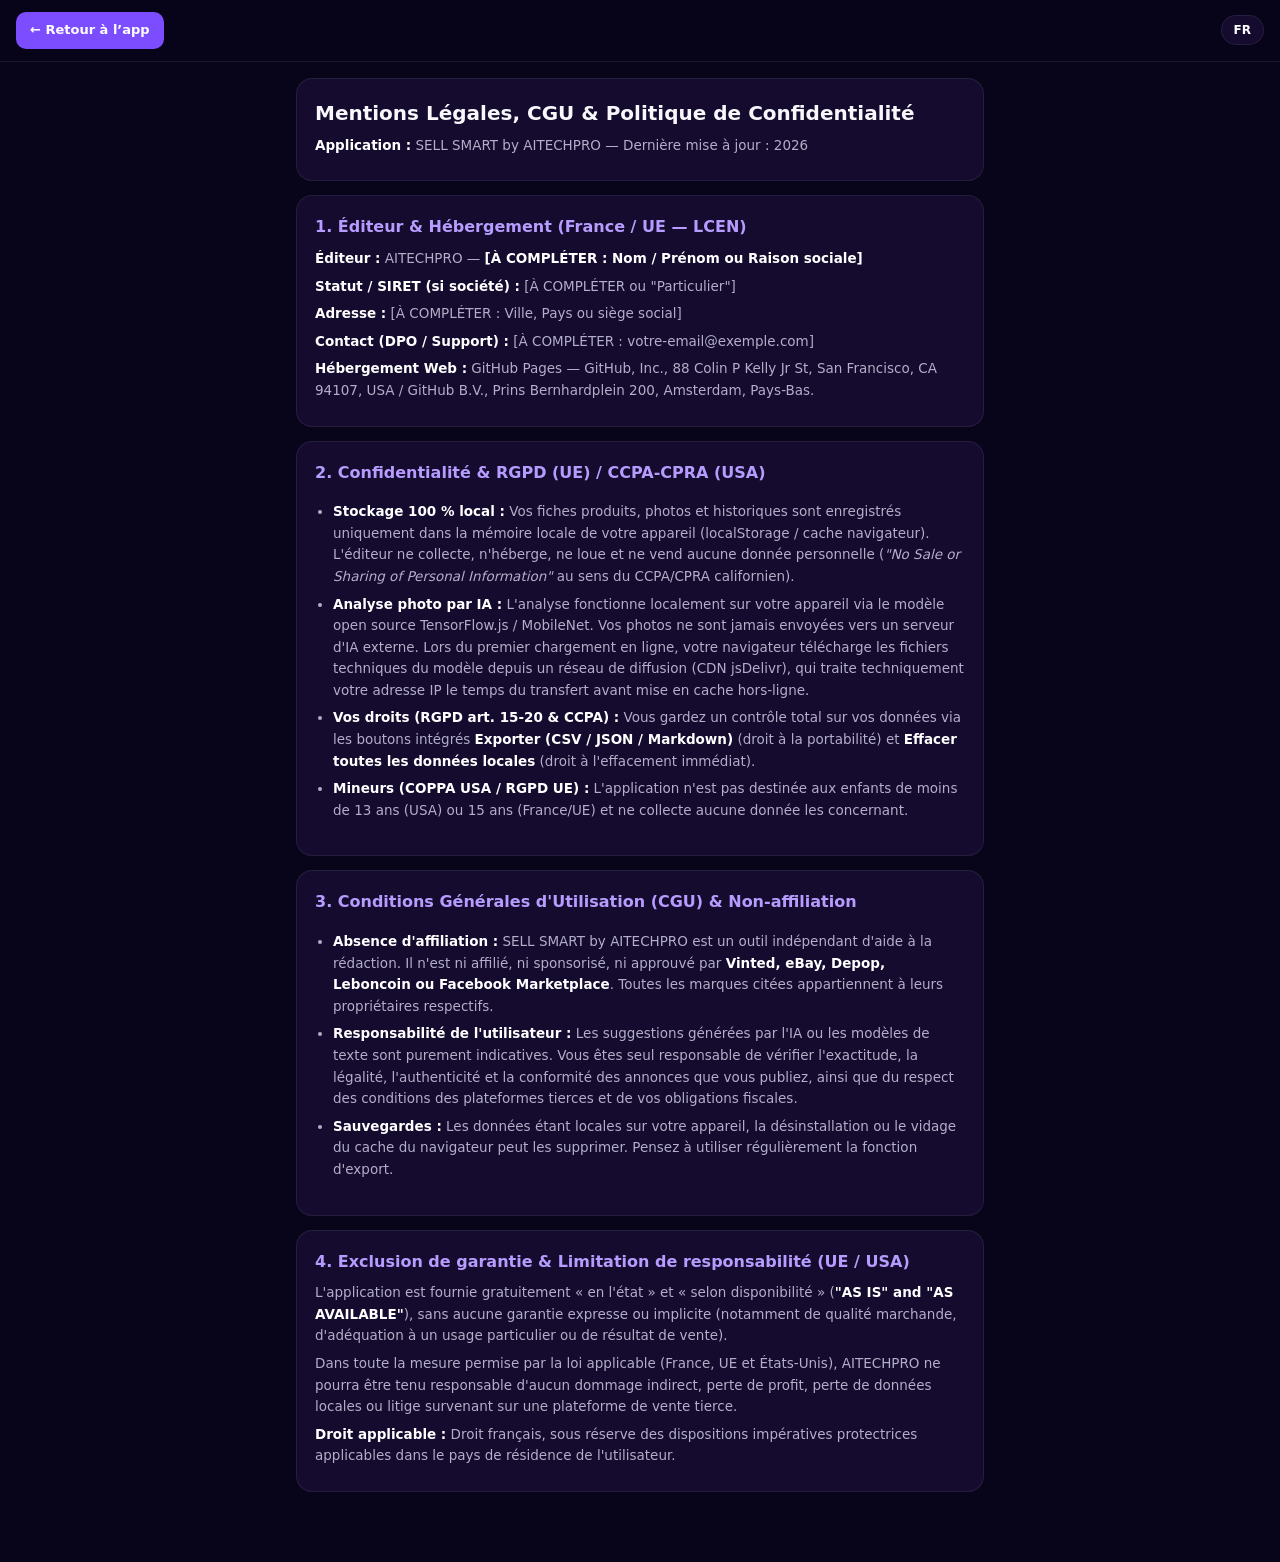
<file: legal.html>
<!DOCTYPE html>
<html lang="fr">
<head>
  <meta charset="UTF-8">
  <meta name="viewport" content="width=device-width, initial-scale=1.0, viewport-fit=cover">
  <meta name="theme-color" content="#0a0520">
  <title>CGU & Confidentialité — SELL SMART by AITECHPRO</title>
  <style>
    :root {
      --primary: #7c4dff; --bg: #08041a; --surface: #140b2e;
      --border: rgba(255,255,255,0.08); --text: #f8f7fc; --muted: #b4aec9;
    }
    * { box-sizing: border-box; font-family: system-ui, -apple-system, Segoe UI, Roboto, sans-serif; }
    body { margin: 0; background: var(--bg); color: var(--text); line-height: 1.6; padding-bottom: 40px; }
    header {
      position: sticky; top: 0; display: flex; justify-content: space-between; align-items: center;
      padding: 12px 16px; background: rgba(8,4,26,0.94); backdrop-filter: blur(12px);
      border-bottom: 1px solid var(--border);
    }
    .btn-back {
      text-decoration: none; color: #fff; background: var(--primary);
      padding: 8px 14px; border-radius: 10px; font-size: 13px; font-weight: 700;
    }
    .lang-btn {
      background: var(--surface); border: 1px solid var(--border); color: #fff;
      padding: 7px 12px; border-radius: 99px; font-weight: 700; font-size: 12px; cursor: pointer;
    }
    main { max-width: 720px; margin: 0 auto; padding: 16px; }
    .card {
      background: var(--surface); border: 1px solid var(--border);
      border-radius: 16px; padding: 18px; margin-bottom: 14px;
    }
    h1 { font-size: 20px; margin: 0 0 6px; }
    h2 { font-size: 16px; color: #b79cff; margin: 0 0 8px; }
    p, li { font-size: 13.5px; color: var(--muted); margin: 6px 0; }
    ul { padding-left: 18px; }
    strong { color: #fff; }
    .hidden { display: none; }
  </style>
</head>
<body>

<header>
  <a class="btn-back" href="./index.html" id="btn-back">← Retour à l'app</a>
  <button class="lang-btn" id="btn-lang" onclick="toggleLang()">FR / EN</button>
</header>

<main>
  <!-- VERSION FRANÇAISE (FRANCE / EUROPE - LCEN & RGPD) -->
  <div id="legal-fr">
    <div class="card">
      <h1>Mentions Légales, CGU & Politique de Confidentialité</h1>
      <p><strong>Application :</strong> SELL SMART by AITECHPRO — Dernière mise à jour : 2026</p>
    </div>

    <div class="card">
      <h2>1. Éditeur & Hébergement (France / UE — LCEN)</h2>
      <p><strong>Éditeur :</strong> AITECHPRO — <strong>[À COMPLÉTER : Nom / Prénom ou Raison sociale]</strong></p>
      <p><strong>Statut / SIRET (si société) :</strong> [À COMPLÉTER ou "Particulier"]</p>
      <p><strong>Adresse :</strong> [À COMPLÉTER : Ville, Pays ou siège social]</p>
      <p><strong>Contact (DPO / Support) :</strong> [À COMPLÉTER : votre-email@exemple.com]</p>
      <p><strong>Hébergement Web :</strong> GitHub Pages — GitHub, Inc., 88 Colin P Kelly Jr St, San Francisco, CA 94107, USA / GitHub B.V., Prins Bernhardplein 200, Amsterdam, Pays-Bas.</p>
    </div>

    <div class="card">
      <h2>2. Confidentialité & RGPD (UE) / CCPA-CPRA (USA)</h2>
      <ul>
        <li><strong>Stockage 100 % local :</strong> Vos fiches produits, photos et historiques sont enregistrés uniquement dans la mémoire locale de votre appareil (localStorage / cache navigateur). L'éditeur ne collecte, n'héberge, ne loue et ne vend aucune donnée personnelle (<em>"No Sale or Sharing of Personal Information"</em> au sens du CCPA/CPRA californien).</li>
        <li><strong>Analyse photo par IA :</strong> L'analyse fonctionne localement sur votre appareil via le modèle open source TensorFlow.js / MobileNet. Vos photos ne sont jamais envoyées vers un serveur d'IA externe. Lors du premier chargement en ligne, votre navigateur télécharge les fichiers techniques du modèle depuis un réseau de diffusion (CDN jsDelivr), qui traite techniquement votre adresse IP le temps du transfert avant mise en cache hors-ligne.</li>
        <li><strong>Vos droits (RGPD art. 15-20 & CCPA) :</strong> Vous gardez un contrôle total sur vos données via les boutons intégrés <strong>Exporter (CSV / JSON / Markdown)</strong> (droit à la portabilité) et <strong>Effacer toutes les données locales</strong> (droit à l'effacement immédiat).</li>
        <li><strong>Mineurs (COPPA USA / RGPD UE) :</strong> L'application n'est pas destinée aux enfants de moins de 13 ans (USA) ou 15 ans (France/UE) et ne collecte aucune donnée les concernant.</li>
      </ul>
    </div>

    <div class="card">
      <h2>3. Conditions Générales d'Utilisation (CGU) & Non-affiliation</h2>
      <ul>
        <li><strong>Absence d'affiliation :</strong> SELL SMART by AITECHPRO est un outil indépendant d'aide à la rédaction. Il n'est ni affilié, ni sponsorisé, ni approuvé par <strong>Vinted, eBay, Depop, Leboncoin ou Facebook Marketplace</strong>. Toutes les marques citées appartiennent à leurs propriétaires respectifs.</li>
        <li><strong>Responsabilité de l'utilisateur :</strong> Les suggestions générées par l'IA ou les modèles de texte sont purement indicatives. Vous êtes seul responsable de vérifier l'exactitude, la légalité, l'authenticité et la conformité des annonces que vous publiez, ainsi que du respect des conditions des plateformes tierces et de vos obligations fiscales.</li>
        <li><strong>Sauvegardes :</strong> Les données étant locales sur votre appareil, la désinstallation ou le vidage du cache du navigateur peut les supprimer. Pensez à utiliser régulièrement la fonction d'export.</li>
      </ul>
    </div>

    <div class="card">
      <h2>4. Exclusion de garantie & Limitation de responsabilité (UE / USA)</h2>
      <p>L'application est fournie gratuitement « en l'état » et « selon disponibilité » (<strong>"AS IS" and "AS AVAILABLE"</strong>), sans aucune garantie expresse ou implicite (notamment de qualité marchande, d'adéquation à un usage particulier ou de résultat de vente).</p>
      <p>Dans toute la mesure permise par la loi applicable (France, UE et États-Unis), AITECHPRO ne pourra être tenu responsable d'aucun dommage indirect, perte de profit, perte de données locales ou litige survenant sur une plateforme de vente tierce.</p>
      <p><strong>Droit applicable :</strong> Droit français, sous réserve des dispositions impératives protectrices applicables dans le pays de résidence de l'utilisateur.</p>
    </div>
  </div>

  <!-- ENGLISH VERSION (EU GDPR + US CCPA/COPPA/TERMS) -->
  <div id="legal-en" class="hidden">
    <div class="card">
      <h1>Terms of Use, Legal Notice & Privacy Policy</h1>
      <p><strong>App:</strong> SELL SMART by AITECHPRO — Last updated: 2026</p>
    </div>

    <div class="card">
      <h2>1. Publisher & Hosting</h2>
      <p><strong>Publisher:</strong> AITECHPRO — <strong>[TO COMPLETE: Full Name or Company Name]</strong></p>
      <p><strong>Registration / ID (if business):</strong> [TO COMPLETE or "Individual"]</p>
      <p><strong>Address:</strong> [TO COMPLETE: City, Country or Business Address]</p>
      <p><strong>Contact Email:</strong> [TO COMPLETE: your-email@example.com]</p>
      <p><strong>Web Host:</strong> GitHub Pages — GitHub, Inc., 88 Colin P Kelly Jr St, San Francisco, CA 94107, USA.</p>
    </div>

    <div class="card">
      <h2>2. Privacy Policy (EU GDPR & US CCPA / CPRA / COPPA)</h2>
      <ul>
        <li><strong>100% Local Storage:</strong> Product entries, photos, and listing history are stored strictly locally on your device. AITECHPRO does not collect, store, track, sell, or share personal information on remote servers (<em>"No Sale or Sharing of Personal Information"</em> under California CCPA/CPRA).</li>
        <li><strong>On-Device AI Processing:</strong> Photo suggestions run locally via open-source TensorFlow.js / MobileNet. Your images are never uploaded to third-party AI servers. On first online load, technical script/model files are fetched from a public CDN (jsDelivr) before being cached offline.</li>
        <li><strong>Your Rights:</strong> You may exercise portability or deletion at any time directly inside the app via <strong>Export (CSV / JSON / Markdown)</strong> and <strong>Erase all local data</strong>.</li>
        <li><strong>Children (COPPA):</strong> This app is not directed to children under 13 (US) or 15/16 (EU), and no personal data is collected from minors.</li>
      </ul>
    </div>

    <div class="card">
      <h2>3. Terms of Use & Non-Affiliation</h2>
      <ul>
        <li><strong>No Affiliation:</strong> SELL SMART by AITECHPRO is an independent utility. It is not affiliated with, endorsed by, or sponsored by <strong>Vinted, eBay, Depop, Leboncoin, or Facebook Marketplace</strong>. All trademarks belong to their respective owners.</li>
        <li><strong>User Responsibility:</strong> AI suggestions and templates are assistive only. You are solely responsible for verifying product accuracy, authenticity, pricing, compliance with third-party platform rules, and applicable laws/taxes.</li>
      </ul>
    </div>

    <div class="card">
      <h2>4. Disclaimer of Warranties & Limitation of Liability (US / EU)</h2>
      <p>THE APPLICATION IS PROVIDED FREE OF CHARGE ON AN <strong>"AS IS" AND "AS AVAILABLE"</strong> BASIS, WITHOUT WARRANTIES OF ANY KIND, EXPRESS OR IMPLIED, INCLUDING MERCHANTABILITY, FITNESS FOR A PARTICULAR PURPOSE, OR NON-INFRINGEMENT.</p>
      <p>TO THE MAXIMUM EXTENT PERMITTED BY APPLICABLE LAW, AITECHPRO SHALL NOT BE LIABLE FOR ANY INDIRECT, INCIDENTAL, CONSEQUENTIAL DAMAGES, LOSS OF PROFITS, OR LOSS OF LOCAL DATA.</p>
    </div>
  </div>
</main>

<script>
  let lang = localStorage.getItem('ss_lang') || 'fr';
  function renderLang() {
    document.getElementById('legal-fr').classList.toggle('hidden', lang !== 'fr');
    document.getElementById('legal-en').classList.toggle('hidden', lang !== 'en');
    document.getElementById('btn-back').textContent = lang === 'fr' ? '← Retour à l’app' : '← Back to app';
    document.getElementById('btn-lang').textContent = lang.toUpperCase();
  }
  function toggleLang() {
    lang = lang === 'fr' ? 'en' : 'fr';
    localStorage.setItem('ss_lang', lang);
    renderLang();
  }
  renderLang();
</script>
</body>
  </html>
</file>
